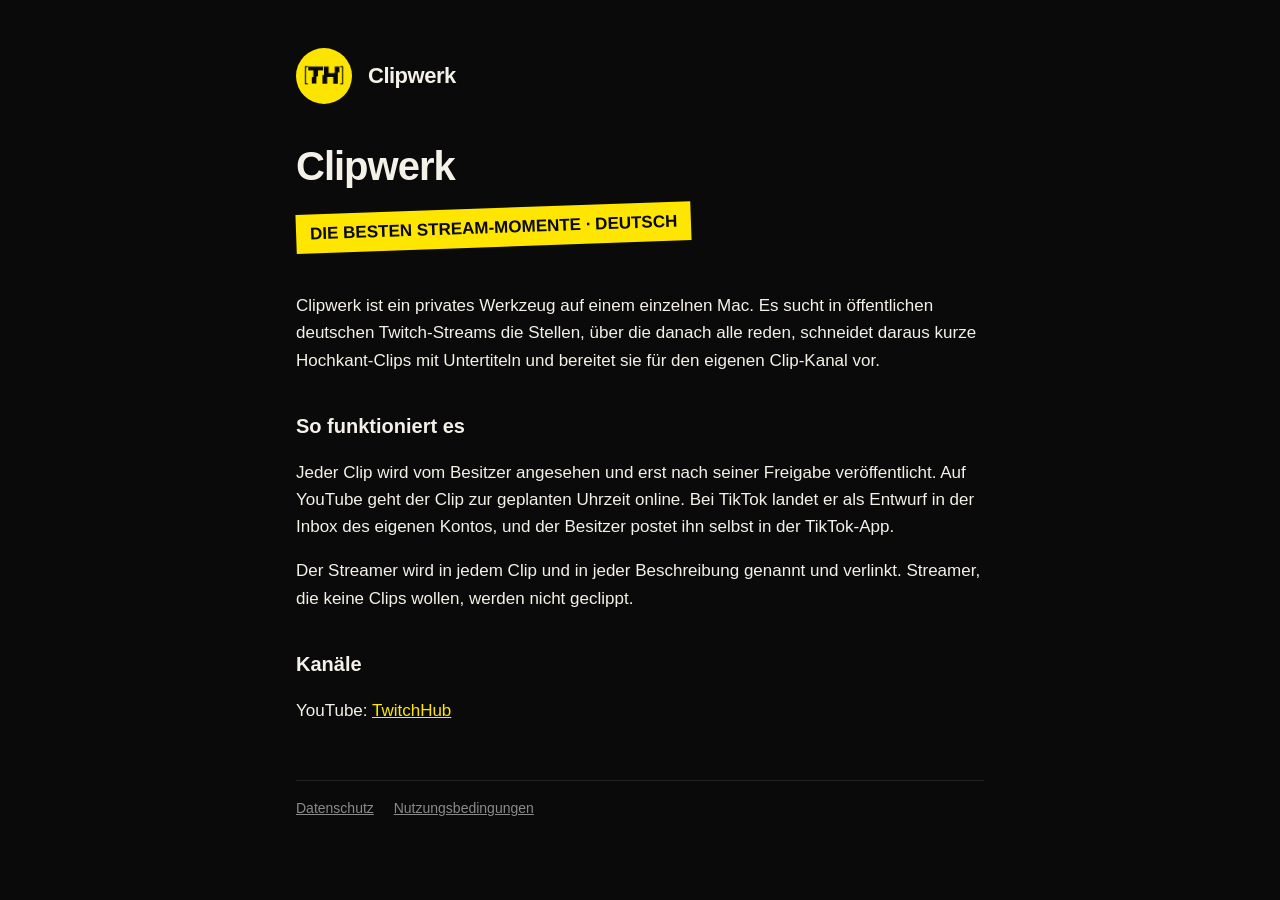
<file: index.html>
<!doctype html>
<html lang="de">
<head>
<meta charset="utf-8">
<meta name="viewport" content="width=device-width, initial-scale=1">
<title>Clipwerk</title>
<link rel="icon" href="logo.png">
<link rel="stylesheet" href="style.css">
</head>
<body>
<main>
  <header><img src="logo.png" alt=""><a href="./">Clipwerk</a></header>
  <h1>Clipwerk</h1>
  <div class="tag">DIE BESTEN STREAM-MOMENTE · DEUTSCH</div>
  <p>Clipwerk ist ein privates Werkzeug auf einem einzelnen Mac. Es sucht in öffentlichen deutschen Twitch-Streams
     die Stellen, über die danach alle reden, schneidet daraus kurze Hochkant-Clips mit Untertiteln und bereitet sie
     für den eigenen Clip-Kanal vor.</p>
  <h2>So funktioniert es</h2>
  <p>Jeder Clip wird vom Besitzer angesehen und erst nach seiner Freigabe veröffentlicht. Auf YouTube geht der Clip
     zur geplanten Uhrzeit online. Bei TikTok landet er als Entwurf in der Inbox des eigenen Kontos, und der Besitzer
     postet ihn selbst in der TikTok-App.</p>
  <p>Der Streamer wird in jedem Clip und in jeder Beschreibung genannt und verlinkt. Streamer, die keine Clips
     wollen, werden nicht geclippt.</p>
  <h2>Kanäle</h2>
  <p>YouTube: <a href="https://www.youtube.com/channel/UCv_G9Hpg9pxlqltyreMs8ig">TwitchHub</a></p>
  <footer>
    <a href="datenschutz.html">Datenschutz</a>
    <a href="nutzungsbedingungen.html">Nutzungsbedingungen</a>
  </footer>
</main>
</body>
</html>
</file>
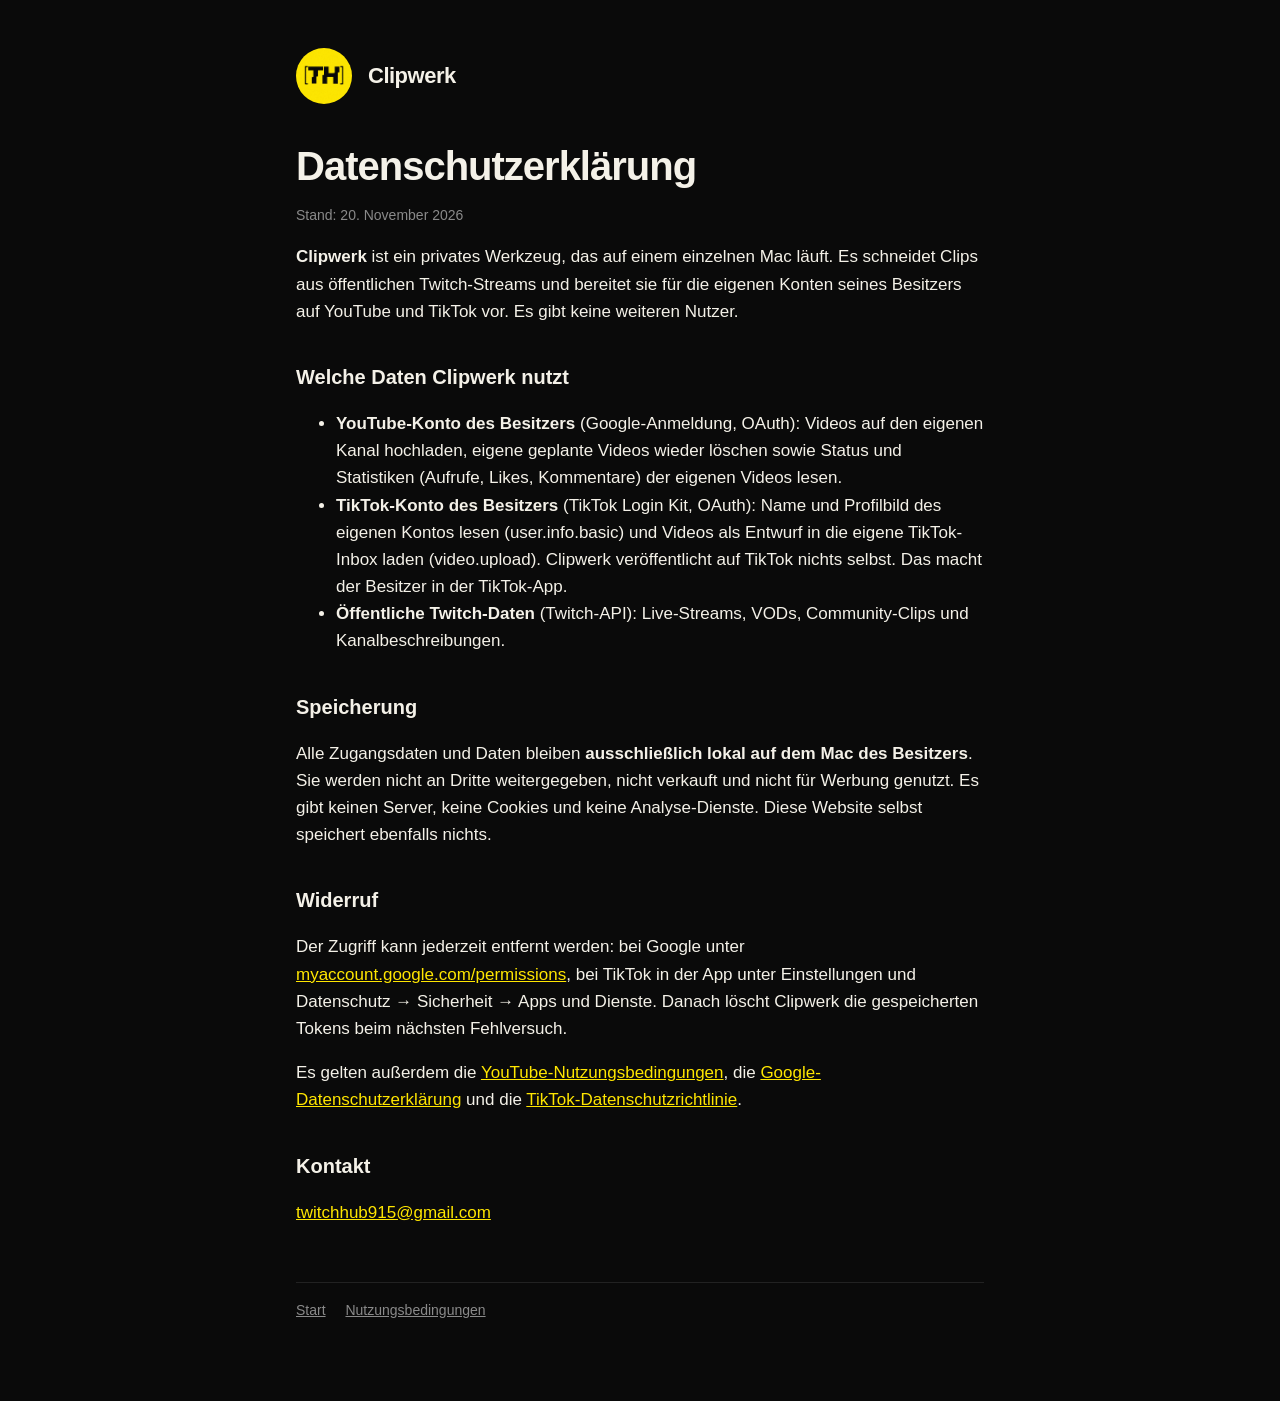
<file: datenschutz.html>
<!doctype html>
<html lang="de">
<head>
<meta charset="utf-8">
<meta name="viewport" content="width=device-width, initial-scale=1">
<title>Clipwerk – Datenschutz</title>
<link rel="icon" href="logo.png">
<link rel="stylesheet" href="style.css">
</head>
<body>
<main>
  <header><img src="logo.png" alt=""><a href="./">Clipwerk</a></header>
  <h1>Datenschutzerklärung</h1>
  <p class="muted">Stand: 20. November 2026</p>
  <p><strong>Clipwerk</strong> ist ein privates Werkzeug, das auf einem einzelnen Mac läuft. Es schneidet Clips aus
     öffentlichen Twitch-Streams und bereitet sie für die eigenen Konten seines Besitzers auf YouTube und TikTok vor.
     Es gibt keine weiteren Nutzer.</p>

  <h2>Welche Daten Clipwerk nutzt</h2>
  <ul>
    <li><strong>YouTube-Konto des Besitzers</strong> (Google-Anmeldung, OAuth): Videos auf den eigenen Kanal hochladen,
        eigene geplante Videos wieder löschen sowie Status und Statistiken (Aufrufe, Likes, Kommentare) der eigenen
        Videos lesen.</li>
    <li><strong>TikTok-Konto des Besitzers</strong> (TikTok Login Kit, OAuth): Name und Profilbild des eigenen Kontos
        lesen (user.info.basic) und Videos als Entwurf in die eigene TikTok-Inbox laden (video.upload). Clipwerk
        veröffentlicht auf TikTok nichts selbst. Das macht der Besitzer in der TikTok-App.</li>
    <li><strong>Öffentliche Twitch-Daten</strong> (Twitch-API): Live-Streams, VODs, Community-Clips und
        Kanalbeschreibungen.</li>
  </ul>

  <h2>Speicherung</h2>
  <p>Alle Zugangsdaten und Daten bleiben <strong>ausschließlich lokal auf dem Mac des Besitzers</strong>. Sie werden
     nicht an Dritte weitergegeben, nicht verkauft und nicht für Werbung genutzt. Es gibt keinen Server, keine
     Cookies und keine Analyse-Dienste. Diese Website selbst speichert ebenfalls nichts.</p>

  <h2>Widerruf</h2>
  <p>Der Zugriff kann jederzeit entfernt werden: bei Google unter
     <a href="https://myaccount.google.com/permissions">myaccount.google.com/permissions</a>, bei TikTok in der App unter
     Einstellungen und Datenschutz → Sicherheit → Apps und Dienste. Danach löscht Clipwerk die gespeicherten Tokens
     beim nächsten Fehlversuch.</p>
  <p>Es gelten außerdem die <a href="https://www.youtube.com/t/terms">YouTube-Nutzungsbedingungen</a>, die
     <a href="https://policies.google.com/privacy">Google-Datenschutzerklärung</a> und die
     <a href="https://www.tiktok.com/legal/privacy-policy-eea">TikTok-Datenschutzrichtlinie</a>.</p>

  <h2>Kontakt</h2>
  <p><a href="mailto:twitchhub915@gmail.com">twitchhub915@gmail.com</a></p>
  <footer>
    <a href="./">Start</a>
    <a href="nutzungsbedingungen.html">Nutzungsbedingungen</a>
  </footer>
</main>
</body>
</html>
</file>
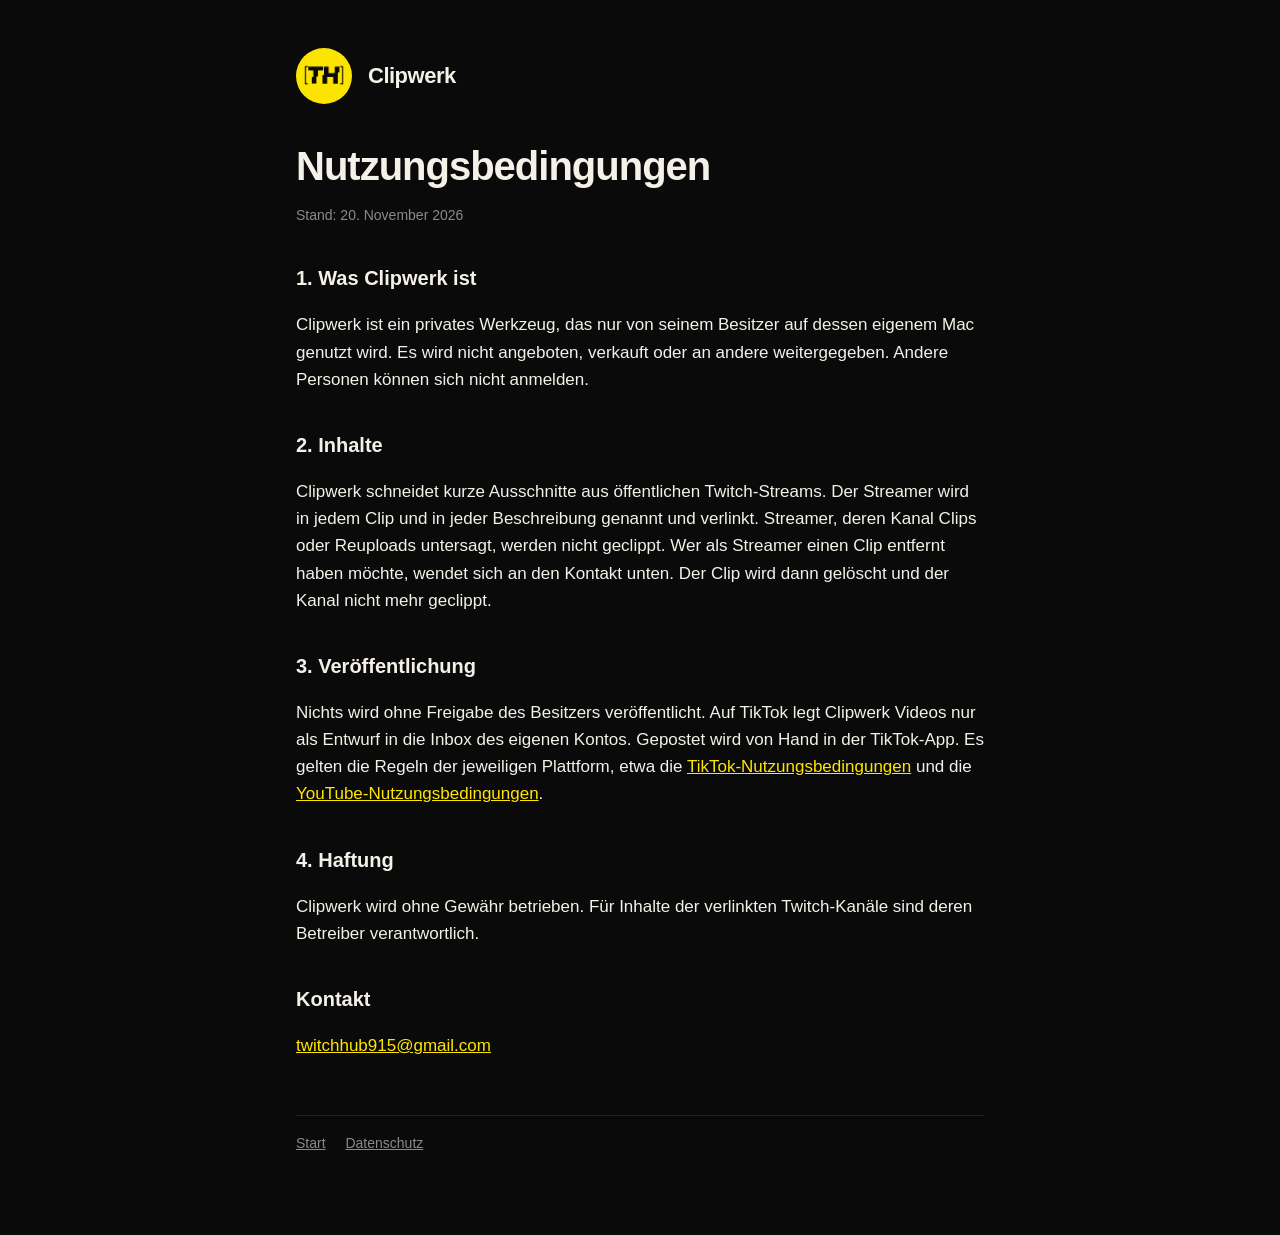
<file: nutzungsbedingungen.html>
<!doctype html>
<html lang="de">
<head>
<meta charset="utf-8">
<meta name="viewport" content="width=device-width, initial-scale=1">
<title>Clipwerk – Nutzungsbedingungen</title>
<link rel="icon" href="logo.png">
<link rel="stylesheet" href="style.css">
</head>
<body>
<main>
  <header><img src="logo.png" alt=""><a href="./">Clipwerk</a></header>
  <h1>Nutzungsbedingungen</h1>
  <p class="muted">Stand: 20. November 2026</p>

  <h2>1. Was Clipwerk ist</h2>
  <p>Clipwerk ist ein privates Werkzeug, das nur von seinem Besitzer auf dessen eigenem Mac genutzt wird. Es wird
     nicht angeboten, verkauft oder an andere weitergegeben. Andere Personen können sich nicht anmelden.</p>

  <h2>2. Inhalte</h2>
  <p>Clipwerk schneidet kurze Ausschnitte aus öffentlichen Twitch-Streams. Der Streamer wird in jedem Clip und in jeder
     Beschreibung genannt und verlinkt. Streamer, deren Kanal Clips oder Reuploads untersagt, werden nicht geclippt.
     Wer als Streamer einen Clip entfernt haben möchte, wendet sich an den Kontakt unten. Der Clip wird dann gelöscht
     und der Kanal nicht mehr geclippt.</p>

  <h2>3. Veröffentlichung</h2>
  <p>Nichts wird ohne Freigabe des Besitzers veröffentlicht. Auf TikTok legt Clipwerk Videos nur als Entwurf in die
     Inbox des eigenen Kontos. Gepostet wird von Hand in der TikTok-App. Es gelten die Regeln der jeweiligen
     Plattform, etwa die <a href="https://www.tiktok.com/legal/terms-of-service-eea">TikTok-Nutzungsbedingungen</a> und
     die <a href="https://www.youtube.com/t/terms">YouTube-Nutzungsbedingungen</a>.</p>

  <h2>4. Haftung</h2>
  <p>Clipwerk wird ohne Gewähr betrieben. Für Inhalte der verlinkten Twitch-Kanäle sind deren Betreiber verantwortlich.</p>

  <h2>Kontakt</h2>
  <p><a href="mailto:twitchhub915@gmail.com">twitchhub915@gmail.com</a></p>
  <footer>
    <a href="./">Start</a>
    <a href="datenschutz.html">Datenschutz</a>
  </footer>
</main>
</body>
</html>
</file>
<file: style.css>
:root { --y: #FFE600; --k: #0A0A0A; --w: #F4F1E8; --g: #8a8a8a; }
* { box-sizing: border-box; }
body { margin: 0; background: var(--k); color: var(--w); font: 17px/1.6 -apple-system, "Segoe UI", Roboto, sans-serif; }
main { max-width: 720px; margin: 0 auto; padding: 48px 16px 80px; }
header { display: flex; align-items: center; gap: 16px; margin-bottom: 40px; }
header img { width: 56px; height: 56px; border-radius: 50%; }
header a { color: var(--w); text-decoration: none; font-weight: 900; font-size: 22px; letter-spacing: -0.5px; }
h1 { font-size: 40px; line-height: 1.1; letter-spacing: -1px; margin: 0 0 16px; }
h2 { font-size: 20px; margin: 36px 0 8px; }
.tag { display: inline-block; background: var(--y); color: var(--k); font-weight: 900; padding: 6px 14px;
       transform: rotate(-2deg); margin: 4px 0 28px; }
a { color: var(--y); }
.muted, footer { color: var(--g); font-size: 14px; }
footer { margin-top: 56px; border-top: 1px solid #222; padding-top: 16px; }
footer a { color: var(--g); margin-right: 16px; }
</file>
